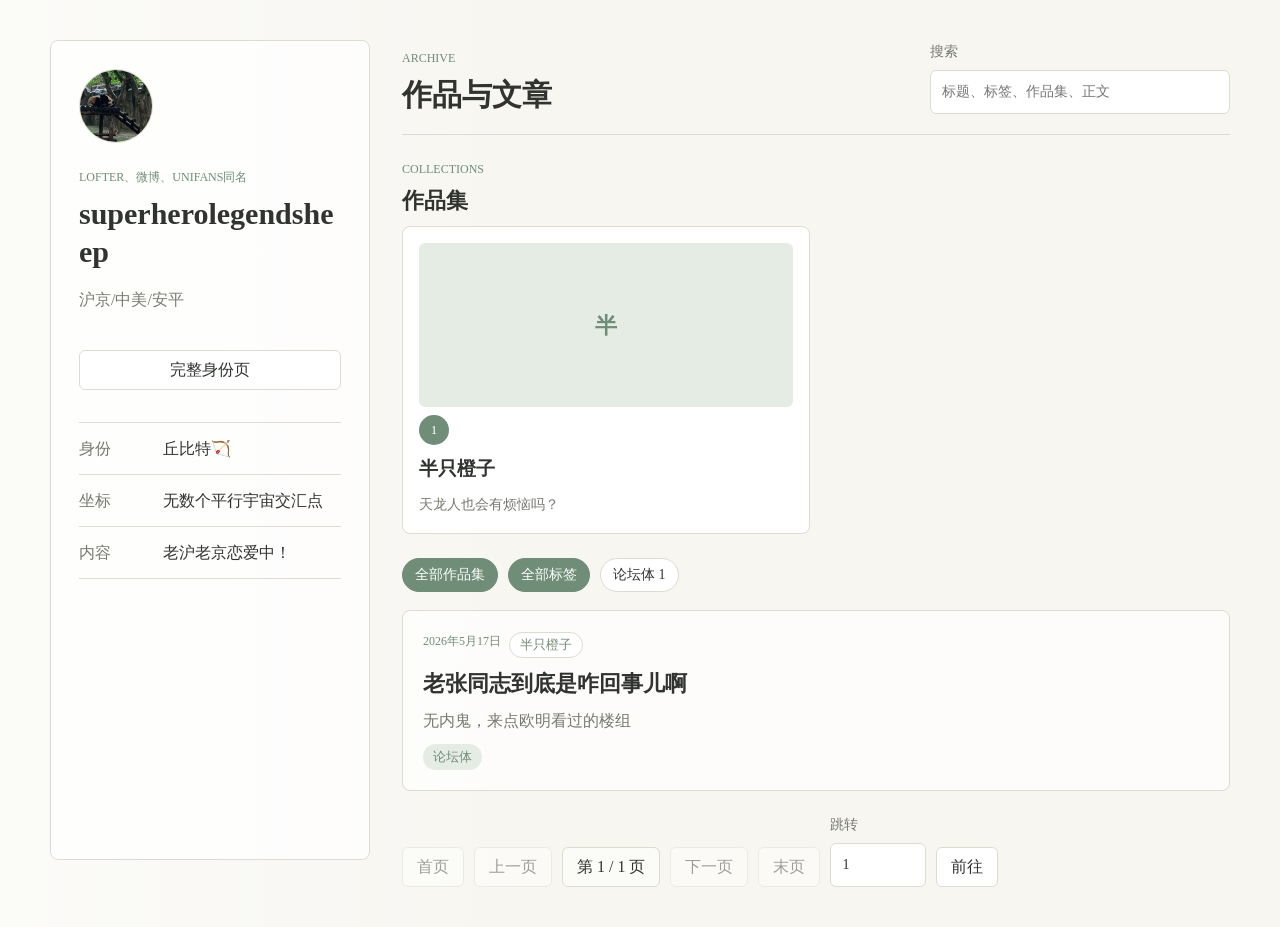
<file: index.html>
<!doctype html>
<html lang="zh-CN">
  <head>
    <meta charset="UTF-8" />
    <meta name="viewport" content="width=device-width, initial-scale=1.0" />
    <title>superherolegendsheep的存档</title>
    <meta name="description" content="一个个人存档。" />
    <link rel="stylesheet" href="./styles.css" />
  </head>
  <body>
    <div class="site-shell">
      <aside class="profile-panel" aria-label="简介">
        <div id="avatar" class="avatar" aria-hidden="true">文</div>
        <p class="eyebrow">lofter、微博、unifans同名</p>
        <h1 id="site-title">superherolegendsheep</h1>
        <p id="site-tagline" class="tagline">沪京/中美/安平</p>

        <button id="open-about" class="wide-button" type="button">完整身份页</button>
        <dl class="profile-list" id="profile-list"></dl>
        <nav class="profile-links" id="profile-links" aria-label="个人链接"></nav>
      </aside>

      <main class="content-panel">
        <section id="home-view">
          <header class="topbar">
            <div>
              <p class="eyebrow">Archive</p>
              <h2>作品与文章</h2>
            </div>
            <label class="search-box">
              <span>搜索</span>
              <input id="search-input" type="search" placeholder="标题、标签、作品集、正文" />
            </label>
          </header>

          <section class="collections-block" aria-label="作品集">
            <div class="section-heading">
              <p class="eyebrow">Collections</p>
              <h3>作品集</h3>
            </div>
            <div id="collection-list" class="collection-list"></div>
          </section>

          <section class="filter-bar" aria-label="筛选">
            <button class="tag-filter-button is-active" type="button" data-collection-filter="all">全部作品集</button>
            <button class="tag-filter-button is-active" type="button" data-tag-filter="all">全部标签</button>
            <div id="tag-filter-list" class="tag-filter-list"></div>
          </section>

          <section id="post-list" class="post-list" aria-live="polite"></section>

          <nav class="pagination" aria-label="分页">
            <button id="first-page" type="button">首页</button>
            <button id="prev-page" type="button">上一页</button>
            <span id="page-info" class="page-info">第 1 / 1 页</span>
            <button id="next-page" type="button">下一页</button>
            <button id="last-page" type="button">末页</button>
            <label class="jump-box">
              <span>跳转</span>
              <input id="page-jump" type="number" min="1" value="1" />
            </label>
            <button id="jump-button" type="button">前往</button>
          </nav>
        </section>

        <article id="reader" class="reader" hidden>
          <button id="close-reader" class="text-button" type="button">返回目录</button>
          <p id="reader-date" class="eyebrow"></p>
          <h2 id="reader-title"></h2>
          <div id="reader-body" class="reader-body"></div>
          <footer class="reader-footer">
            <div class="reader-actions">
              <button id="like-button" type="button">喜欢 0</button>
            </div>
            <div>
              <p class="eyebrow">Collection</p>
              <div id="reader-collection" class="reader-meta-row"></div>
            </div>
            <div>
              <p class="eyebrow">Tags</p>
              <div id="reader-tags" class="tag-row"></div>
            </div>
          </footer>
          <section class="comments">
            <h3>评论</h3>
            <div id="comments-box"></div>
            <form id="custom-comment-form" class="comment-form">
              <label>
                昵称
                <input id="comment-name" type="text" placeholder="可以填写笔名" />
              </label>
              <label>
                引用范围
                <input id="comment-quote" type="text" placeholder="可不引用；例如：第 3 段 / 某一句 / 章节名" />
              </label>
              <label>
                评论内容
                <textarea id="comment-body" placeholder="写下你的评论"></textarea>
              </label>
              <div class="comment-actions">
                <button id="send-comment-email" type="button">用邮件发送</button>
                <button id="send-comment-github" type="button">发送到 GitHub</button>
              </div>
              <p id="comment-help" class="muted"></p>
            </form>
          </section>
        </article>

        <article id="about-view" class="reader about-view" hidden>
          <p class="eyebrow">Identity</p>
          <h2 id="about-title">关于我</h2>
          <div id="about-body" class="reader-body"></div>
          <section class="collections-block about-collections" aria-label="关于页作品集">
            <div class="section-heading">
              <p class="eyebrow">Collections</p>
              <h3>作品集</h3>
            </div>
            <div id="about-collection-list" class="collection-list"></div>
          </section>
        </article>
      </main>
    </div>

    <script src="./site.config.js"></script>
    <script src="./app.js"></script>
  </body>
</html>
</file>
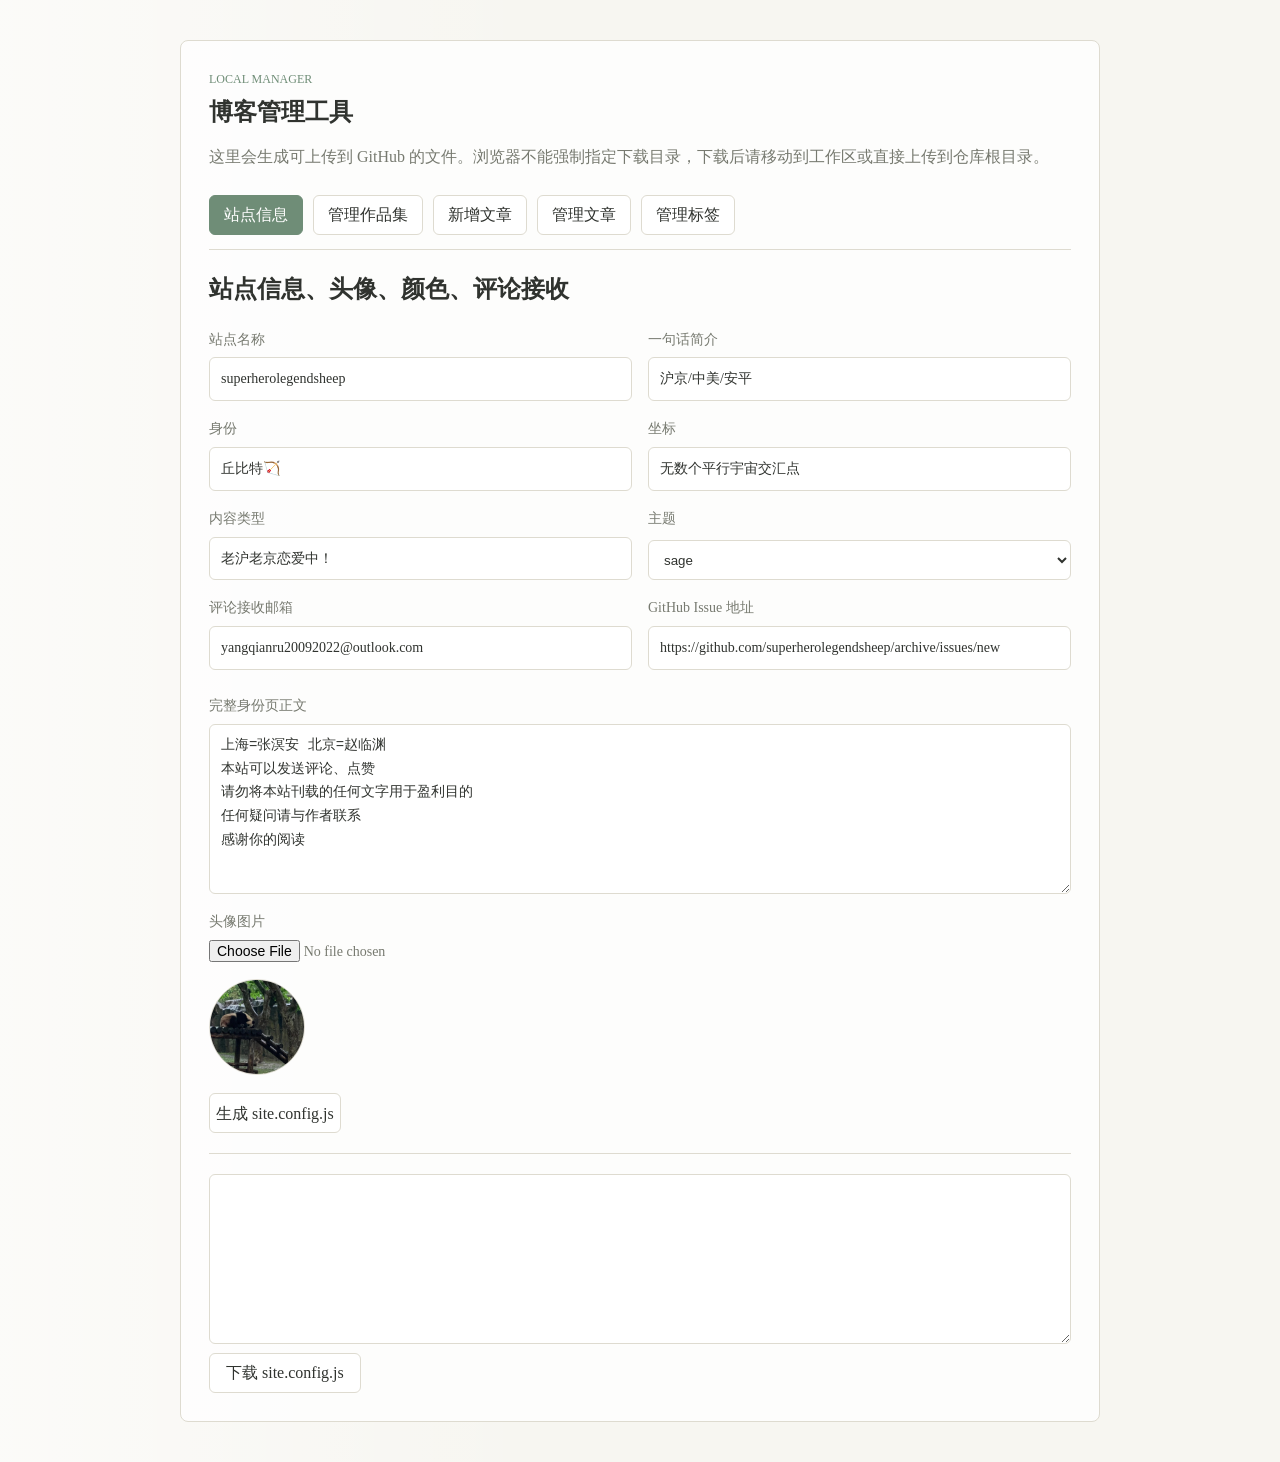
<file: admin.html>
<!doctype html>
<html lang="zh-CN">
  <head>
    <meta charset="UTF-8" />
    <meta name="viewport" content="width=device-width, initial-scale=1.0" />
    <title>博客管理工具</title>
    <link rel="stylesheet" href="./styles.css" />
  </head>
  <body>
    <main class="admin-shell">
      <section class="admin-panel">
        <p class="eyebrow">Local Manager</p>
        <h1>博客管理工具</h1>
        <p class="muted">这里会生成可上传到 GitHub 的文件。浏览器不能强制指定下载目录，下载后请移动到工作区或直接上传到仓库根目录。</p>

        <nav class="admin-tabs" aria-label="管理功能">
          <button class="is-active" type="button" data-admin-tab="site">站点信息</button>
          <button type="button" data-admin-tab="collections">管理作品集</button>
          <button type="button" data-admin-tab="post">新增文章</button>
          <button type="button" data-admin-tab="manage">管理文章</button>
          <button type="button" data-admin-tab="tags">管理标签</button>
        </nav>

        <section class="admin-tab-panel" data-admin-panel="site">
          <h2>站点信息、头像、颜色、评论接收</h2>
          <div class="form-grid">
            <label>站点名称<input id="site-title-input" type="text" /></label>
            <label>一句话简介<input id="site-tagline-input" type="text" /></label>
            <label>身份<input id="profile-identity-input" type="text" /></label>
            <label>坐标<input id="profile-location-input" type="text" /></label>
            <label>内容类型<input id="profile-content-input" type="text" /></label>
            <label>
              主题
              <select id="theme-input">
                <option value="sage">sage</option>
                <option value="berry">berry</option>
                <option value="ink">ink</option>
              </select>
            </label>
            <label>评论接收邮箱<input id="comment-email-input" type="email" placeholder="可留空" /></label>
            <label>GitHub Issue 地址<input id="comment-github-input" type="url" placeholder="https://github.com/用户名/仓库/issues/new" /></label>
          </div>
          <label class="wide-label">完整身份页正文<textarea id="about-input"></textarea></label>
          <label class="wide-label">头像图片<input id="avatar-input" type="file" accept="image/*" /></label>
          <div id="avatar-preview" class="avatar-preview"></div>
          <button id="build-config" type="button">生成 site.config.js</button>
          <div class="output-panel">
            <textarea id="config-output" readonly></textarea>
            <button id="download-config" type="button">下载 site.config.js</button>
          </div>
        </section>

        <section class="admin-tab-panel" data-admin-panel="collections" hidden>
          <h2>管理作品集</h2>
          <p class="muted">可新增、改名、删除作品集，并为每个作品集上传封面。删除作品集只会从配置中移除，不会删除文章。</p>
          <div id="collection-manage-list" class="post-manage-list"></div>
          <button id="add-collection" type="button">新增作品集</button>
          <button id="build-collections-config" type="button">生成 site.config.js</button>
          <div class="output-panel">
            <textarea id="collections-output" readonly></textarea>
            <button id="download-collections-config" type="button">下载 site.config.js</button>
          </div>
        </section>

        <section class="admin-tab-panel" data-admin-panel="post" hidden>
          <h2>新增文章</h2>
          <p class="muted">可以直接粘贴正文，也可以选择 .html、.md、.txt、.docx 文件。文章统一作为博文管理。</p>
          <div class="form-grid">
            <label>标题<input id="post-title" type="text" placeholder="例如：雨夜札记" /></label>
            <label>日期<input id="post-date" type="date" /></label>
            <label>标签<input id="post-tags" type="text" placeholder="例如：小说, 随笔" /></label>
            <label>
              归属作品集
              <select id="post-collection"></select>
            </label>
            <label>
              可见性
              <select id="post-visibility">
                <option value="public">公开显示</option>
                <option value="private">仅自己可见草稿</option>
              </select>
            </label>
          </div>
          <label class="wide-label">选择文件，也可以不选<input id="post-file" type="file" accept=".html,.htm,.md,.markdown,.txt,.docx,text/html,text/markdown,text/plain,application/vnd.openxmlformats-officedocument.wordprocessingml.document" /></label>
          <section class="rich-editor-block" aria-label="文章可视化编辑器">
            <div class="editor-toolbar" aria-label="格式工具栏">
              <button type="button" data-command="bold" title="加粗"><strong>B</strong></button>
              <button type="button" data-command="italic" title="斜体"><em>I</em></button>
              <button type="button" data-command="underline" title="下划线"><u>U</u></button>
              <button type="button" data-command="strikeThrough" title="删除线"><s>S</s></button>
              <button type="button" data-command="insertUnorderedList" title="项目列表">•</button>
              <button type="button" data-command="insertOrderedList" title="编号列表">1.</button>
              <button type="button" data-command="formatBlock" data-value="blockquote" title="引用">“ ”</button>
              <button type="button" data-command="justifyLeft" title="左对齐">左</button>
              <button type="button" data-command="justifyCenter" title="居中">中</button>
              <button type="button" data-command="justifyRight" title="右对齐">右</button>
              <button type="button" id="insert-link" title="插入链接">链接</button>
              <button type="button" data-command="removeFormat" title="清除格式">清除</button>
              <select id="format-block" title="段落样式">
                <option value="p">正文</option>
                <option value="h1">标题 1</option>
                <option value="h2">标题 2</option>
                <option value="h3">标题 3</option>
              </select>
              <select id="font-name" title="字体">
                <option value="Microsoft YaHei">微软雅黑</option>
                <option value="SimSun">宋体</option>
                <option value="KaiTi">楷体</option>
                <option value="Arial">Arial</option>
                <option value="Georgia">Georgia</option>
              </select>
              <select id="font-size" title="字号">
                <option value="2">小</option>
                <option value="3" selected>正文</option>
                <option value="4">中</option>
                <option value="5">大</option>
                <option value="6">特大</option>
                <option value="7">标题</option>
              </select>
              <label class="color-tool">文字<input id="text-color" type="color" value="#30332f" /></label>
              <label class="color-tool">底色<input id="bg-color" type="color" value="#ffffff" /></label>
            </div>
            <div id="rich-editor" class="rich-editor" contenteditable="true" role="textbox" aria-multiline="true" data-placeholder="在这里写正文，也可以先上传 Word / TXT / HTML 文件"></div>
          </section>
          <label class="wide-label">源代码 / 纯文本<textarea id="post-body" placeholder="这里会同步显示编辑器内容，也可以直接粘贴 HTML"></textarea></label>
          <div class="admin-actions">
            <button id="preview-post" type="button">预览文章格式</button>
            <button id="build-post" type="button">生成文章文件和 posts.json</button>
          </div>
          <div class="output-panel">
            <h3>预览</h3>
            <article id="post-preview" class="reader-body post-preview"></article>
          </div>
          <div class="output-panel">
            <h3>文章文件</h3>
            <p class="muted">HTML 文件上传到仓库根目录后，也能作为独立页面被读者直接打开。</p>
            <textarea id="file-output" readonly></textarea>
            <button id="download-post" type="button">下载文章文件</button>
          </div>
          <div class="output-panel">
            <h3>新的 posts.json</h3>
            <textarea id="manifest-output" readonly></textarea>
            <button id="download-posts-json" type="button">下载 posts.json</button>
          </div>
        </section>

        <section class="admin-tab-panel" data-admin-panel="manage" hidden>
          <h2>管理文章</h2>
          <p class="muted">删除会从目录中移除文章记录。仅自己可见草稿不会在首页显示，但公开仓库里的文件本身不是真正加密。</p>
          <div id="post-manage-list" class="post-manage-list"></div>
          <button id="build-managed-posts" type="button">生成更新后的 posts.json</button>
          <div class="output-panel">
            <textarea id="managed-output" readonly></textarea>
            <button id="download-managed-posts" type="button">下载 posts.json</button>
          </div>
        </section>

        <section class="admin-tab-panel" data-admin-panel="tags" hidden>
          <h2>管理标签</h2>
          <p class="muted">可以统一重命名标签，或把某个标签从所有文章里移除。</p>
          <div id="tag-manage-list" class="post-manage-list"></div>
          <button id="build-managed-tags" type="button">生成更新后的 posts.json</button>
          <div class="output-panel">
            <textarea id="tag-output" readonly></textarea>
            <button id="download-tag-posts" type="button">下载 posts.json</button>
          </div>
        </section>
      </section>
    </main>

    <script src="./site.config.js"></script>
    <script src="./admin.js"></script>
  </body>
</html>
</file>
<file: styles.css>
:root {
  --background: #f7f6f1;
  --panel: #ffffff;
  --ink: #30332f;
  --muted: #777a70;
  --line: #dedbd0;
  --accent: #6f8d77;
  --accent-soft: #e4ece4;
  color-scheme: light;
}

* {
  box-sizing: border-box;
}

body {
  margin: 0;
  min-height: 100vh;
  background:
    linear-gradient(90deg, rgba(255, 255, 255, 0.55), transparent 42%),
    var(--background);
  color: var(--ink);
  font-family:
    "Noto Serif SC", "Songti SC", "Microsoft YaHei", Georgia, serif;
  line-height: 1.7;
}

button,
input,
textarea {
  font: inherit;
}

button {
  min-height: 40px;
  border: 1px solid var(--line);
  border-radius: 6px;
  background: var(--panel);
  color: var(--ink);
  cursor: pointer;
  transition:
    border-color 160ms ease,
    background 160ms ease,
    transform 160ms ease;
}

button:hover {
  border-color: var(--accent);
  background: var(--accent-soft);
}

button:active {
  transform: translateY(1px);
}

button:disabled {
  cursor: not-allowed;
  opacity: 0.45;
}

a {
  color: var(--accent);
  text-decoration: none;
}

a:hover {
  text-decoration: underline;
}

.site-shell {
  display: grid;
  grid-template-columns: minmax(250px, 320px) minmax(0, 1fr);
  gap: 32px;
  width: min(1180px, calc(100% - 32px));
  margin: 0 auto;
  padding: 40px 0;
}

.profile-panel {
  position: sticky;
  top: 24px;
  align-self: start;
  min-height: calc(100vh - 80px);
  border: 1px solid var(--line);
  border-radius: 8px;
  background: rgba(255, 255, 255, 0.74);
  padding: 28px;
}

.avatar {
  display: grid;
  place-items: center;
  overflow: hidden;
  width: 74px;
  height: 74px;
  margin-bottom: 24px;
  border: 1px solid var(--line);
  border-radius: 50%;
  background: var(--accent-soft);
  color: var(--accent);
  font-size: 30px;
  font-weight: 700;
}

.avatar img,
.avatar-preview img {
  width: 100%;
  height: 100%;
  object-fit: cover;
}

.eyebrow {
  margin: 0 0 8px;
  color: var(--accent);
  font-size: 12px;
  letter-spacing: 0;
  text-transform: uppercase;
}

h1,
h2,
h3,
p {
  overflow-wrap: anywhere;
}

h1,
h2,
h3 {
  margin: 0;
  line-height: 1.25;
  font-weight: 600;
}

.profile-panel h1 {
  font-size: 30px;
}

.tagline,
.muted {
  color: var(--muted);
}

.profile-list {
  margin: 28px 0;
  border-top: 1px solid var(--line);
}

.profile-list div {
  display: grid;
  grid-template-columns: 72px 1fr;
  gap: 12px;
  padding: 12px 0;
  border-bottom: 1px solid var(--line);
}

.profile-list dt {
  color: var(--muted);
}

.profile-list dd {
  margin: 0;
}

.profile-links {
  display: flex;
  flex-wrap: wrap;
  gap: 10px;
}

.profile-links a {
  display: inline-flex;
  align-items: center;
  min-height: 36px;
  border: 1px solid var(--line);
  border-radius: 6px;
  padding: 0 12px;
  background: var(--panel);
}

.wide-button {
  width: 100%;
  margin: 20px 0 4px;
}

.content-panel {
  min-width: 0;
}

.topbar {
  display: flex;
  align-items: end;
  justify-content: space-between;
  gap: 20px;
  margin-bottom: 24px;
  border-bottom: 1px solid var(--line);
  padding-bottom: 20px;
}

.topbar h2 {
  font-size: 30px;
}

.search-box,
.jump-box,
.form-grid label {
  display: grid;
  gap: 6px;
  color: var(--muted);
  font-size: 14px;
}

.search-box input,
.jump-box input,
.form-grid input,
textarea {
  width: 100%;
  border: 1px solid var(--line);
  border-radius: 6px;
  background: var(--panel);
  color: var(--ink);
  padding: 9px 11px;
}

.search-box {
  width: min(300px, 100%);
}

.post-list {
  display: grid;
  gap: 14px;
}

.filter-bar,
.tag-filter {
  display: flex;
  flex-wrap: wrap;
  gap: 10px;
  align-items: center;
  margin: 0 0 18px;
}

.tag-filter-list {
  display: flex;
  flex-wrap: wrap;
  gap: 10px;
}

.collections-block {
  margin: 0 0 24px;
}

.section-heading {
  margin-bottom: 12px;
}

.section-heading h3 {
  font-size: 22px;
}

.collection-list {
  display: grid;
  grid-template-columns: repeat(2, minmax(0, 1fr));
  gap: 12px;
}

.collection-card {
  display: grid;
  min-height: 122px;
  text-align: left;
  align-content: start;
  gap: 8px;
  border-radius: 8px;
  padding: 16px;
}

.collection-cover {
  display: block;
  overflow: hidden;
  width: 100%;
  aspect-ratio: 16 / 7;
  border-radius: 6px;
  background: var(--accent-soft);
}

.collection-cover img {
  width: 100%;
  height: 100%;
  object-fit: cover;
}

.collection-cover-empty {
  display: grid;
  place-items: center;
  color: var(--accent);
  font-size: 22px;
  font-weight: 700;
}

.collection-card strong {
  font-size: 19px;
}

.collection-card span:last-child {
  color: var(--muted);
  font-size: 14px;
}

.collection-card.is-active {
  border-color: var(--accent);
  background: var(--accent-soft);
}

.collection-count {
  display: inline-grid;
  place-items: center;
  width: 30px;
  height: 30px;
  border-radius: 999px;
  background: var(--accent);
  color: #fff;
  font-size: 13px;
}

.tag-filter-button {
  min-height: 34px;
  border-radius: 999px;
  padding: 0 12px;
  font-size: 14px;
}

.tag-filter-button.is-active {
  border-color: var(--accent);
  background: var(--accent);
  color: #fff;
}

.post-card {
  display: grid;
  gap: 10px;
  border: 1px solid var(--line);
  border-radius: 8px;
  background: rgba(255, 255, 255, 0.72);
  padding: 20px;
}

.post-card-clickable {
  cursor: pointer;
}

.post-card-clickable:focus-visible {
  outline: 2px solid var(--accent);
  outline-offset: 3px;
}

.post-card h3 {
  font-size: 22px;
}

.post-card p {
  margin: 0;
}

.post-meta,
.tag-row {
  display: flex;
  flex-wrap: wrap;
  gap: 8px;
  align-items: center;
}

.tag {
  display: inline-flex;
  align-items: center;
  min-height: 26px;
  border: 0;
  border-radius: 999px;
  background: var(--accent-soft);
  color: var(--accent);
  padding: 0 10px;
  font-size: 13px;
}

button.tag {
  cursor: pointer;
}

button.tag:hover {
  border: 0;
  background: var(--accent);
  color: #fff;
}

.collection-chip {
  display: inline-flex;
  align-items: center;
  min-height: 26px;
  border: 1px solid var(--line);
  border-radius: 999px;
  background: var(--panel);
  color: var(--accent);
  padding: 0 10px;
  font-size: 13px;
}

.collection-chip:hover {
  border-color: var(--accent);
  background: var(--accent-soft);
}

.pagination {
  display: flex;
  flex-wrap: wrap;
  gap: 10px;
  align-items: end;
  margin: 22px 0 0;
}

.pagination button {
  padding: 0 14px;
}

.page-info {
  min-height: 40px;
  display: inline-flex;
  align-items: center;
  border: 1px solid var(--line);
  border-radius: 6px;
  padding: 0 14px;
  background: rgba(255, 255, 255, 0.55);
}

.jump-box {
  width: 96px;
}

.reader {
  border: 1px solid var(--line);
  border-radius: 8px;
  background: rgba(255, 255, 255, 0.8);
  padding: 28px;
}

.reader h2 {
  margin-bottom: 12px;
  font-size: clamp(28px, 4vw, 44px);
}

.reader-actions {
  display: flex;
  gap: 10px;
  margin: 20px 0;
}

.reader-actions button {
  padding: 0 14px;
}

.text-button {
  min-height: auto;
  margin-bottom: 20px;
  border: 0;
  background: transparent;
  color: var(--accent);
  padding: 0;
}

.reader-body {
  margin-top: 24px;
  font-size: 18px;
}

.reader-body h1,
.reader-body h2,
.reader-body h3 {
  margin-top: 1.4em;
  margin-bottom: 0.55em;
}

.reader-body p,
.reader-body ul,
.reader-body ol,
.reader-body blockquote {
  margin: 0 0 1.15em;
}

.about-view .reader-body {
  line-height: 1.72;
}

.about-view .reader-body p {
  margin: 0 0 0.32em;
}

.reader-body blockquote {
  border-left: 3px solid var(--accent);
  color: var(--muted);
  padding-left: 16px;
}

.reader-body code {
  border-radius: 4px;
  background: var(--accent-soft);
  padding: 2px 5px;
}

.reader-body img {
  max-width: 100%;
  border-radius: 8px;
}

.html-post-tools {
  display: flex;
  justify-content: flex-end;
  margin-bottom: 12px;
}

.html-post-tools a {
  display: inline-flex;
  align-items: center;
  min-height: 36px;
  border: 1px solid var(--line);
  border-radius: 6px;
  background: var(--panel);
  padding: 0 12px;
  font-size: 14px;
}

.html-post-frame {
  width: 100%;
  height: min(78vh, 900px);
  min-height: 620px;
  border: 1px solid var(--line);
  border-radius: 8px;
  background: #fff;
}

.reader-footer {
  display: grid;
  gap: 18px;
  margin-top: 34px;
  border-top: 1px solid var(--line);
  padding-top: 22px;
}

.reader-meta-row {
  display: flex;
  flex-wrap: wrap;
  gap: 8px;
}

.about-details {
  margin-top: 28px;
}

.about-collections {
  margin-top: 34px;
  border-top: 1px solid var(--line);
  padding-top: 22px;
}

.work-layout {
  border-top: 1px solid var(--line);
  border-bottom: 1px solid var(--line);
  padding: 24px 0;
}

.chapter-label {
  color: var(--accent);
  font-size: 13px;
  text-transform: uppercase;
}

.comments {
  margin-top: 36px;
  border-top: 1px solid var(--line);
  padding-top: 22px;
}

.comment-form {
  display: grid;
  gap: 14px;
  margin-top: 18px;
}

.comment-form label {
  display: grid;
  gap: 6px;
  color: var(--muted);
  font-size: 14px;
}

.comment-form input,
.comment-form textarea {
  width: 100%;
  border: 1px solid var(--line);
  border-radius: 6px;
  background: var(--panel);
  color: var(--ink);
  padding: 9px 11px;
}

.comment-form textarea {
  min-height: 120px;
}

.comment-actions {
  display: flex;
  flex-wrap: wrap;
  gap: 10px;
}

.comment-actions button {
  padding: 0 14px;
}

.admin-shell {
  width: min(920px, calc(100% - 32px));
  margin: 0 auto;
  padding: 40px 0;
}

.admin-panel {
  border: 1px solid var(--line);
  border-radius: 8px;
  background: rgba(255, 255, 255, 0.78);
  padding: 28px;
}

.form-grid {
  display: grid;
  grid-template-columns: repeat(2, minmax(0, 1fr));
  gap: 16px;
  margin: 24px 0;
}

.wide-label {
  display: grid;
  gap: 6px;
  margin: 16px 0;
  color: var(--muted);
  font-size: 14px;
}

select {
  width: 100%;
  border: 1px solid var(--line);
  border-radius: 6px;
  background: var(--panel);
  color: var(--ink);
  padding: 9px 11px;
}

.admin-tabs {
  display: flex;
  flex-wrap: wrap;
  gap: 10px;
  margin: 24px 0;
  border-bottom: 1px solid var(--line);
  padding-bottom: 14px;
}

.admin-tabs button {
  padding: 0 14px;
}

.admin-tabs button.is-active {
  border-color: var(--accent);
  background: var(--accent);
  color: #fff;
}

.avatar-preview {
  display: grid;
  place-items: center;
  overflow: hidden;
  width: 96px;
  height: 96px;
  margin: 12px 0 18px;
  border: 1px solid var(--line);
  border-radius: 50%;
  background: var(--accent-soft);
  color: var(--muted);
  font-size: 13px;
  text-align: center;
}

.post-manage-list {
  display: grid;
  gap: 12px;
  margin: 18px 0;
}

.manage-row {
  display: grid;
  grid-template-columns: minmax(0, 1fr) 180px auto;
  gap: 12px;
  align-items: center;
  border: 1px solid var(--line);
  border-radius: 8px;
  background: rgba(255, 255, 255, 0.72);
  padding: 14px;
}

.collection-manage-row {
  grid-template-columns: minmax(0, 1fr);
}

.collection-cover-preview {
  display: grid;
  place-items: center;
  overflow: hidden;
  width: 160px;
  aspect-ratio: 16 / 9;
  border: 1px solid var(--line);
  border-radius: 8px;
  background: var(--accent-soft);
  color: var(--muted);
  font-size: 13px;
}

.collection-cover-preview img {
  width: 100%;
  height: 100%;
  object-fit: cover;
}

.post-preview {
  min-height: 120px;
  border: 1px solid var(--line);
  border-radius: 8px;
  background: rgba(255, 255, 255, 0.72);
  padding: 18px;
}

.rich-editor-block {
  margin: 18px 0;
  border: 1px solid var(--line);
  border-radius: 8px;
  background: rgba(255, 255, 255, 0.72);
  overflow: hidden;
}

.editor-toolbar {
  display: flex;
  flex-wrap: wrap;
  gap: 8px;
  align-items: center;
  border-bottom: 1px solid var(--line);
  background: rgba(255, 255, 255, 0.82);
  padding: 10px;
}

.editor-toolbar button {
  min-width: 38px;
  min-height: 34px;
  padding: 0 10px;
}

.editor-toolbar select {
  width: auto;
  min-height: 34px;
  padding: 5px 8px;
}

.color-tool {
  display: inline-flex;
  gap: 6px;
  align-items: center;
  color: var(--muted);
  font-size: 13px;
}

.color-tool input {
  width: 34px;
  height: 30px;
  border: 1px solid var(--line);
  border-radius: 6px;
  padding: 2px;
}

.rich-editor {
  min-height: 320px;
  padding: 18px;
  background: var(--panel);
  color: var(--ink);
  outline: none;
  overflow-wrap: anywhere;
}

.rich-editor:empty::before {
  content: attr(data-placeholder);
  color: var(--muted);
}

.rich-editor blockquote,
.post-preview blockquote {
  border-left: 3px solid var(--accent);
  color: var(--muted);
  margin: 0 0 1em;
  padding-left: 14px;
}

.manage-row div {
  display: grid;
  gap: 4px;
}

.manage-row span {
  color: var(--muted);
  font-size: 14px;
}

.delete-check {
  display: flex;
  gap: 8px;
  align-items: center;
  color: var(--muted);
}

.github-output {
  min-height: 120px;
  white-space: pre-wrap;
  border: 1px solid var(--line);
  border-radius: 8px;
  background: rgba(255, 255, 255, 0.72);
  color: var(--ink);
  padding: 14px;
  font-family: Consolas, "Courier New", monospace;
  font-size: 14px;
}

.admin-actions {
  margin-bottom: 24px;
}

.admin-actions button,
.output-panel button {
  padding: 0 16px;
}

.output-panel {
  margin-top: 20px;
  border-top: 1px solid var(--line);
  padding-top: 20px;
}

textarea {
  min-height: 170px;
  resize: vertical;
  font-family: Consolas, "Courier New", monospace;
  font-size: 14px;
}

@media (max-width: 820px) {
  .site-shell {
    grid-template-columns: 1fr;
    gap: 20px;
    padding: 16px 0 28px;
  }

  .profile-panel {
    position: static;
    min-height: auto;
  }

  .topbar {
    align-items: stretch;
    flex-direction: column;
  }

  .form-grid {
    grid-template-columns: 1fr;
  }

  .collection-list,
  .manage-row {
    grid-template-columns: 1fr;
  }
}
</file>
